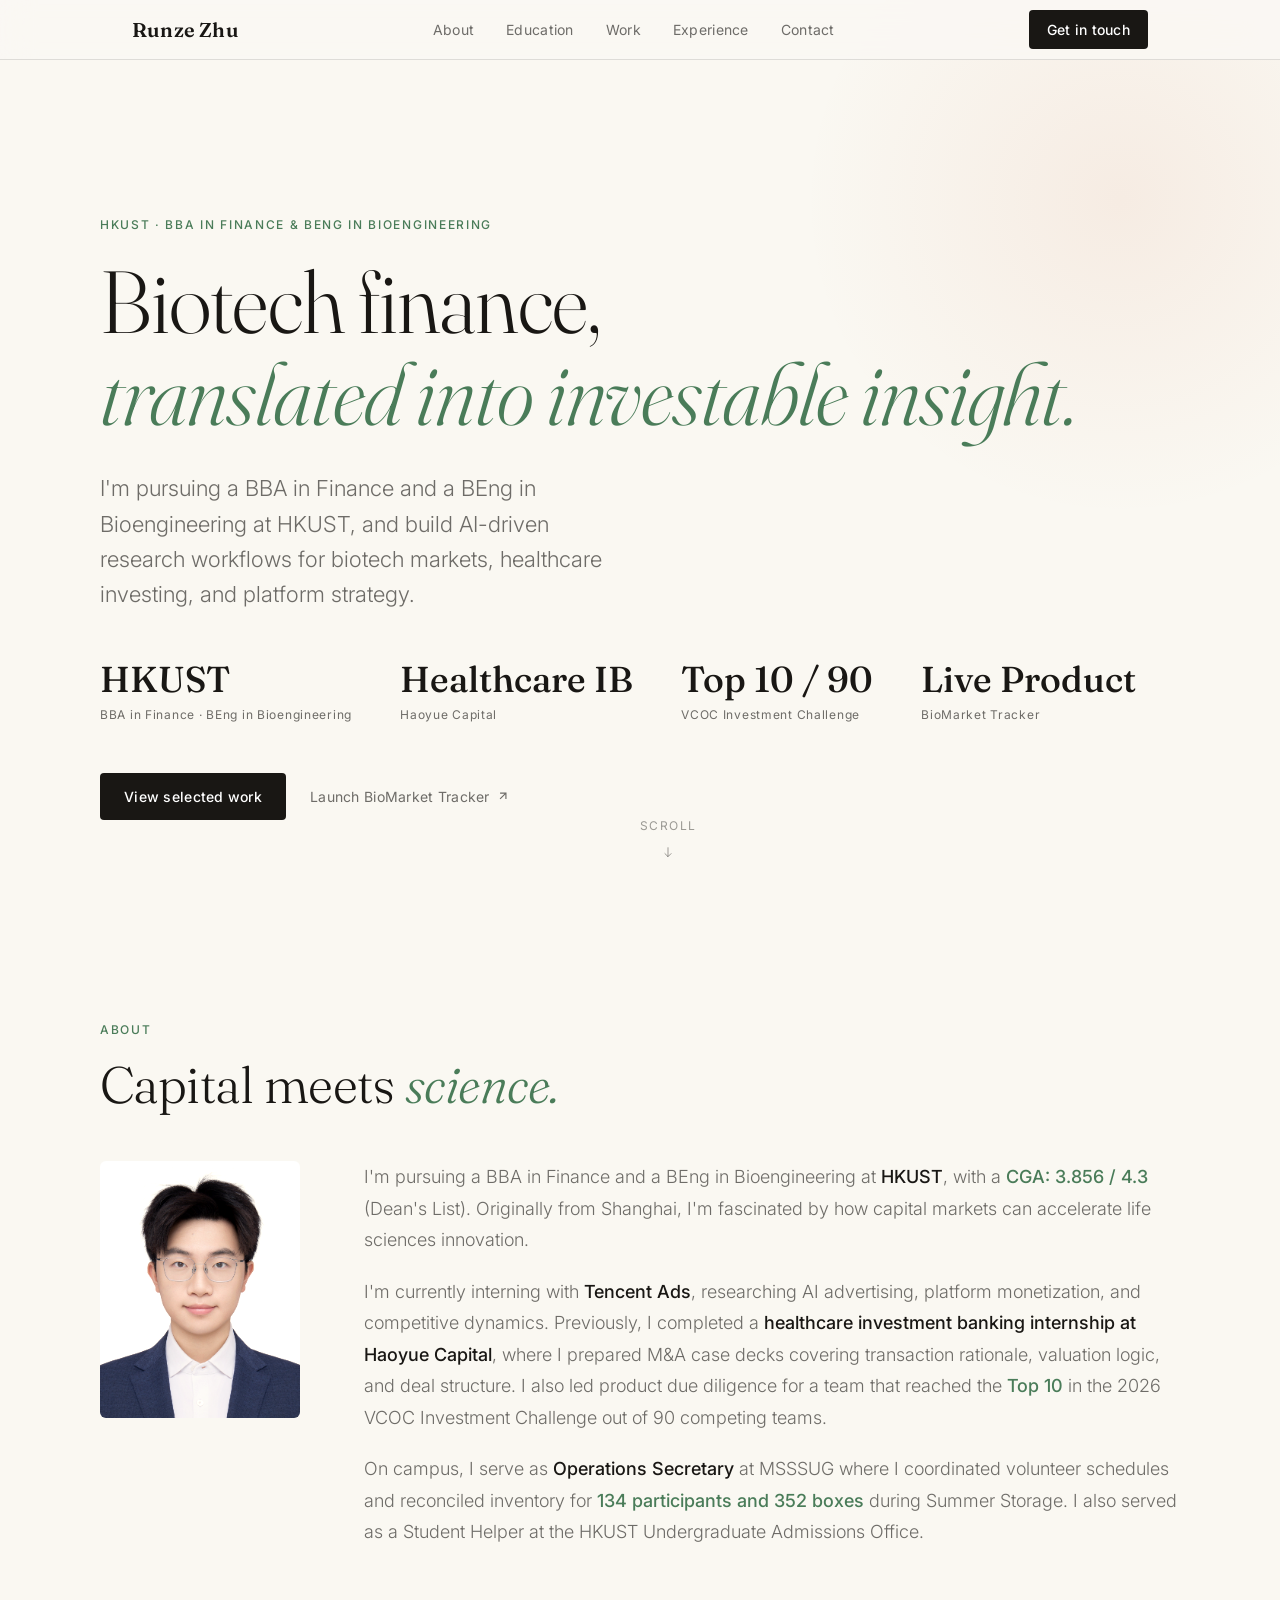
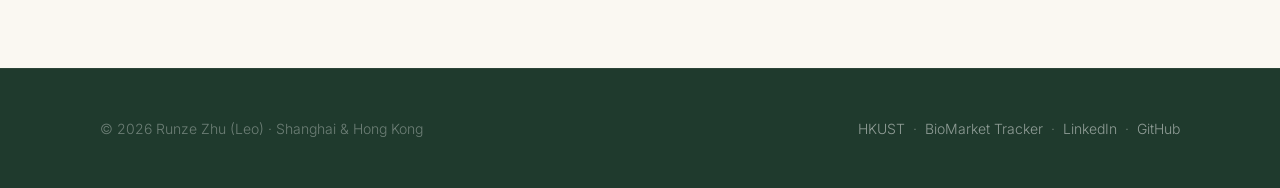
<file: index.html>
<!DOCTYPE html>
<html lang="en">
<head>
<meta charset="UTF-8">
<meta name="viewport" content="width=device-width, initial-scale=1.0">
<meta name="description" content="Runze Zhu is an HKUST student pursuing a BBA in Finance and a BEng in Bioengineering, building AI-driven biotech market analytics tools and working across healthcare investment banking, venture research, and platform strategy.">
<meta property="og:title" content="Runze Zhu — Biotech Finance Builder">
<meta property="og:description" content="Finance, biotechnology, and AI-driven research workflows — from healthcare M&A case decks to BioMarket Tracker.">
<meta property="og:type" content="website">
<meta property="og:url" content="https://leozhu6.github.io/">
<meta name="twitter:card" content="summary_large_image">
<meta name="twitter:title" content="Runze Zhu — Biotech Finance Builder">
<meta name="twitter:description" content="HKUST student pursuing a BBA in Finance and a BEng in Bioengineering, building at the intersection of biotech finance and AI analytics.">
<title>Runze Zhu — About</title>
<link rel="preconnect" href="https://fonts.googleapis.com">
<link rel="preconnect" href="https://fonts.gstatic.com" crossorigin>
<link href="https://fonts.googleapis.com/css2?family=Fraunces:ital,opsz,wght@0,9..144,400..700;1,9..144,400..700&family=Inter:wght@300;400;450;500;600&display=swap" rel="stylesheet">
<link rel="stylesheet" href="styles.css">
</head>
<body>
<!-- Navigation -->
<nav class="nav" id="nav">
  <div class="nav-inner">
    <a href="index.html" class="nav-logo">Runze Zhu</a>
    <ul class="nav-links">
      <li><a href="index.html">About</a></li>
      <li><a href="education.html">Education</a></li>
      <li><a href="work.html">Work</a></li>
      <li><a href="experience.html">Experience</a></li>
      <li><a href="contact.html">Contact</a></li>
    </ul>
    <a href="contact.html" class="nav-btn">Get in touch</a>
  </div>
</nav>
<!-- Hero -->
<section class="hero">
  <div class="hero-inner">
    <p class="hero-label">HKUST · BBA in Finance &amp; BEng in Bioengineering</p>
    <h1 class="hero-title">
      Biotech finance,<br>
      <em>translated into investable insight.</em>
    </h1>
    <p class="hero-sub">
      I'm pursuing a BBA in Finance and a BEng in Bioengineering at HKUST, and build AI-driven research workflows
      for biotech markets, healthcare investing, and platform strategy.
    </p>
    <div class="hero-stats hero-stats--proof">
      <div class="hero-stat">
        <span class="hero-stat-val">HKUST</span>
        <span class="hero-stat-lbl">BBA in Finance · BEng in Bioengineering</span>
      </div>
      <div class="hero-stat">
        <span class="hero-stat-val">Healthcare IB</span>
        <span class="hero-stat-lbl">Haoyue Capital</span>
      </div>
      <div class="hero-stat">
        <span class="hero-stat-val">Top 10 / 90</span>
        <span class="hero-stat-lbl">VCOC Investment Challenge</span>
      </div>
      <div class="hero-stat">
        <span class="hero-stat-val">Live Product</span>
        <span class="hero-stat-lbl">BioMarket Tracker</span>
      </div>
    </div>
    <div class="hero-actions">
      <a href="work.html" class="btn-primary">View selected work</a>
      <a href="https://runze-bio-market-tracker.streamlit.app/" target="_blank" rel="noopener" class="btn-text">
        Launch BioMarket Tracker
        <svg viewBox="0 0 24 24" fill="none" stroke="currentColor" stroke-width="2">
          <path d="M7 17L17 7M7 7h10v10"/>
        </svg>
      </a>
    </div>
  </div>

  <div class="hero-scroll-line">
    <span>Scroll</span>
    <svg viewBox="0 0 24 24" fill="none" stroke="currentColor" stroke-width="1.5">
      <path d="M12 5v14M7 14l5 5 5-5"/>
    </svg>
  </div>
</section>
<!-- About -->
<section class="section section--bg" id="about">
  <div class="section-inner">
    <p class="section-eyebrow reveal">About</p>
    <h2 class="section-title reveal reveal-delay-1">Capital meets <em>science.</em></h2>

    <div class="about-layout">
      <div class="about-photo reveal reveal-delay-2">
        <img src="photo.jpg" alt="Runze Zhu" width="1050" height="1350">
      </div>
      <div class="about-text">
        <p class="reveal reveal-delay-2">
          I'm pursuing a BBA in Finance and a BEng in Bioengineering at
          <span class="hl">HKUST</span>, with a <span class="hl-accent">CGA: 3.856 / 4.3</span>
          (Dean's List). Originally from Shanghai, I'm fascinated by how capital
          markets can accelerate life sciences innovation.
        </p>
        <p class="reveal reveal-delay-3">
          I'm currently interning with <span class="hl">Tencent Ads</span>, researching AI advertising,
          platform monetization, and competitive dynamics. Previously, I completed a
          <span class="hl">healthcare investment banking internship at Haoyue Capital</span>,
          where I prepared M&amp;A case decks covering transaction rationale, valuation logic,
          and deal structure. I also led product due diligence for a team that reached
          the <span class="hl-accent">Top 10</span> in the 2026 VCOC Investment Challenge
          out of 90 competing teams.
        </p>
        <p class="reveal reveal-delay-4">
          On campus, I serve as <span class="hl">Operations Secretary</span> at MSSSUG
          where I coordinated volunteer schedules and reconciled inventory for
          <span class="hl-accent">134 participants and 352 boxes</span> during Summer Storage.
          I also served as a Student Helper at the HKUST Undergraduate Admissions Office.
        </p>
      </div>
    </div>
  </div>
</section>
<!-- Footer -->
<footer class="footer">
  <div class="footer-inner">
    <p class="footer-text">© 2026 Runze Zhu (Leo) · Shanghai &amp; Hong Kong</p>
    <p class="footer-text">
      <a href="https://hkust.edu.hk" target="_blank" rel="noopener">HKUST</a>
      &nbsp;·&nbsp;
      <a href="https://runze-bio-market-tracker.streamlit.app/" target="_blank" rel="noopener">BioMarket Tracker</a>
      &nbsp;·&nbsp;
      <a href="https://www.linkedin.com/in/runze-zhu-8143b4380/" target="_blank" rel="noopener">LinkedIn</a>
      &nbsp;·&nbsp;
      <a href="https://github.com/LeoZhu6" target="_blank" rel="noopener">GitHub</a>
    </p>
  </div>
</footer>

<script>
  const revealObserver = new IntersectionObserver(
    entries => entries.forEach(entry => {
      if (entry.isIntersecting) {
        entry.target.classList.add('visible');
        revealObserver.unobserve(entry.target);
      }
    }),
    { threshold: 0.12, rootMargin: '0px 0px -40px 0px' }
  );

  document.querySelectorAll('.reveal').forEach(el => revealObserver.observe(el));

  const nav = document.getElementById('nav');
  window.addEventListener('scroll', () => {
    nav.style.background = window.scrollY > 20
      ? 'rgba(250,248,244,0.96)'
      : 'rgba(250,248,244,0.88)';
  }, { passive: true });

  document.querySelectorAll('.skills-layout, .contact-layout').forEach(grid => {
    Array.from(grid.children).forEach((child, i) => {
      if (!child.classList.contains('reveal')) {
        child.classList.add('reveal', `reveal-delay-${Math.min(i + 1, 5)}`);
        revealObserver.observe(child);
      }
    });
  });
</script>
</body>
</html>
</file>
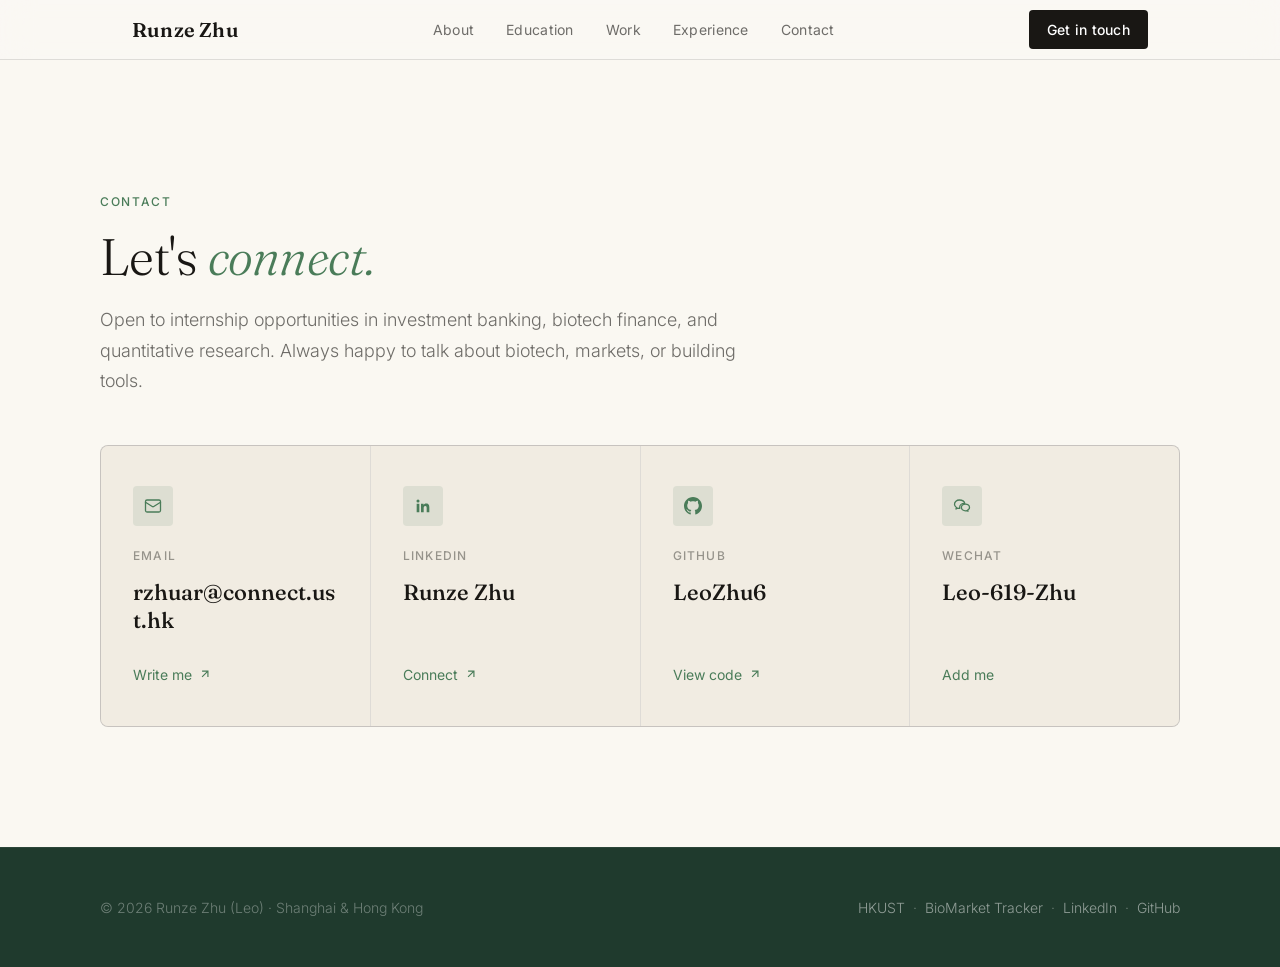
<file: contact.html>
<!DOCTYPE html>
<html lang="en">
<head>
<meta charset="UTF-8">
<meta name="viewport" content="width=device-width, initial-scale=1.0">
<meta name="description" content="Runze Zhu is an HKUST student pursuing a BBA in Finance and a BEng in Bioengineering, building AI-driven biotech market analytics tools and working across healthcare investment banking, venture research, and platform strategy.">
<meta property="og:title" content="Runze Zhu — Biotech Finance Builder">
<meta property="og:description" content="Finance, biotechnology, and AI-driven research workflows — from healthcare M&A case decks to BioMarket Tracker.">
<meta property="og:type" content="website">
<meta property="og:url" content="https://leozhu6.github.io/">
<meta name="twitter:card" content="summary_large_image">
<meta name="twitter:title" content="Runze Zhu — Biotech Finance Builder">
<meta name="twitter:description" content="HKUST student pursuing a BBA in Finance and a BEng in Bioengineering, building at the intersection of biotech finance and AI analytics.">
<title>Runze Zhu — Contact</title>
<link rel="preconnect" href="https://fonts.googleapis.com">
<link rel="preconnect" href="https://fonts.gstatic.com" crossorigin>
<link href="https://fonts.googleapis.com/css2?family=Fraunces:ital,opsz,wght@0,9..144,400..700;1,9..144,400..700&family=Inter:wght@300;400;450;500;600&display=swap" rel="stylesheet">
<link rel="stylesheet" href="styles.css">
</head>
<body>
<!-- Navigation -->
<nav class="nav" id="nav">
  <div class="nav-inner">
    <a href="index.html" class="nav-logo">Runze Zhu</a>
    <ul class="nav-links">
      <li><a href="index.html">About</a></li>
      <li><a href="education.html">Education</a></li>
      <li><a href="work.html">Work</a></li>
      <li><a href="experience.html">Experience</a></li>
      <li><a href="contact.html">Contact</a></li>
    </ul>
    <a href="contact.html" class="nav-btn">Get in touch</a>
  </div>
</nav>
<main style="padding-top: 72px;">
<!-- Contact -->
<section class="section section--bg" id="contact">
  <div class="section-inner">
    <p class="section-eyebrow reveal">Contact</p>
    <h2 class="section-title reveal reveal-delay-1">Let's <em>connect.</em></h2>
    <p class="section-body reveal reveal-delay-2">
      Open to internship opportunities in investment banking, biotech finance, and
      quantitative research. Always happy to talk about biotech, markets, or building tools.
    </p>

    <div class="contact-layout">

      <a href="mailto:rzhuar@connect.ust.hk" class="contact-card reveal reveal-delay-2">
        <div class="contact-icon">
          <svg viewBox="0 0 24 24" fill="none" stroke="currentColor" stroke-width="1.75" stroke-linecap="round" stroke-linejoin="round">
            <rect x="2" y="4" width="20" height="16" rx="2"/>
            <path d="m22 7-8.97 5.7a1.94 1.94 0 0 1-2.06 0L2 7"/>
          </svg>
        </div>
        <div class="contact-label">Email</div>
        <div class="contact-value">rzhuar@connect.ust.hk</div>
        <div class="contact-arrow">
          Write me
          <svg viewBox="0 0 24 24" fill="none" stroke="currentColor" stroke-width="2">
            <path d="M7 17L17 7M7 7h10v10"/>
          </svg>
        </div>
      </a>

      <a href="https://www.linkedin.com/in/runze-zhu-8143b4380/" target="_blank" rel="noopener" class="contact-card reveal reveal-delay-3" aria-label="View Runze Zhu on LinkedIn">
        <div class="contact-icon">
          <svg viewBox="0 0 24 24" fill="currentColor" stroke="none">
            <path d="M20.45 20.45h-3.56v-5.57c0-1.33-.03-3.04-1.85-3.04-1.85 0-2.13 1.44-2.13 2.94v5.67H9.35V9h3.42v1.56h.05c.48-.9 1.64-1.85 3.37-1.85 3.6 0 4.26 2.37 4.26 5.45v6.29zM5.34 7.43a2.06 2.06 0 1 1 0-4.12 2.06 2.06 0 0 1 0 4.12zM7.12 20.45H3.56V9h3.56v11.45z"/>
          </svg>
        </div>
        <div class="contact-label">LinkedIn</div>
        <div class="contact-value">Runze Zhu</div>
        <div class="contact-arrow">
          Connect
          <svg viewBox="0 0 24 24" fill="none" stroke="currentColor" stroke-width="2">
            <path d="M7 17L17 7M7 7h10v10"/>
          </svg>
        </div>
      </a>

      <a href="https://github.com/LeoZhu6" target="_blank" rel="noopener" class="contact-card reveal reveal-delay-4">
        <div class="contact-icon">
          <svg viewBox="0 0 24 24" fill="currentColor" stroke="none">
            <path d="M12 0c-6.626 0-12 5.373-12 12 0 5.302 3.438 9.8 8.207 11.387.599.111.793-.261.793-.577v-2.234c-3.338.726-4.033-1.416-4.033-1.416-.546-1.387-1.333-1.756-1.333-1.756-1.089-.745.083-.729.083-.729 1.205.084 1.839 1.237 1.839 1.237 1.07 1.834 2.807 1.304 3.492.997.107-.775.418-1.305.762-1.604-2.665-.305-5.467-1.334-5.467-5.931 0-1.311.469-2.381 1.236-3.221-.124-.303-.535-1.524.117-3.176 0 0 1.008-.322 3.301 1.23.957-.266 1.983-.399 3.003-.404 1.02.005 2.047.138 3.006.404 2.291-1.552 3.297-1.23 3.297-1.23.653 1.653.242 2.874.118 3.176.77.84 1.235 1.911 1.235 3.221 0 4.609-2.807 5.624-5.479 5.921.43.372.823 1.102.823 2.222v3.293c0 .319.192.694.801.576 4.765-1.589 8.199-6.086 8.199-11.386 0-6.627-5.373-12-12-12z"/>
          </svg>
        </div>
        <div class="contact-label">GitHub</div>
        <div class="contact-value">LeoZhu6</div>
        <div class="contact-arrow">
          View code
          <svg viewBox="0 0 24 24" fill="none" stroke="currentColor" stroke-width="2">
            <path d="M7 17L17 7M7 7h10v10"/>
          </svg>
        </div>
      </a>

      <div class="contact-card reveal reveal-delay-5">
        <div class="contact-icon">
          <svg viewBox="0 0 24 24" fill="none" stroke="currentColor" stroke-width="1.75" stroke-linecap="round" stroke-linejoin="round">
            <path d="M8.5 4C4.9 4 2 6.5 2 9.6c0 1.8 1 3.4 2.6 4.4L4 16l2.3-1.2c.7.2 1.4.3 2.2.3h.6c-.1-.4-.2-.9-.2-1.3 0-2.9 2.8-5.2 6.3-5.2h.5C15.1 5.9 12.1 4 8.5 4z"/>
            <path d="M22 13.9c0-2.5-2.4-4.5-5.4-4.5s-5.4 2-5.4 4.5 2.4 4.5 5.4 4.5c.6 0 1.2-.1 1.8-.3L20 19l-.5-1.4c1.5-.8 2.5-2.1 2.5-3.7z"/>
          </svg>
        </div>
        <div class="contact-label">WeChat</div>
        <div class="contact-value">Leo-619-Zhu</div>
        <div class="contact-arrow">
          Add me
        </div>
      </div>

    </div>
  </div>
</section>
</main>
<!-- Footer -->
<footer class="footer">
  <div class="footer-inner">
    <p class="footer-text">© 2026 Runze Zhu (Leo) · Shanghai &amp; Hong Kong</p>
    <p class="footer-text">
      <a href="https://hkust.edu.hk" target="_blank" rel="noopener">HKUST</a>
      &nbsp;·&nbsp;
      <a href="https://runze-bio-market-tracker.streamlit.app/" target="_blank" rel="noopener">BioMarket Tracker</a>
      &nbsp;·&nbsp;
      <a href="https://www.linkedin.com/in/runze-zhu-8143b4380/" target="_blank" rel="noopener">LinkedIn</a>
      &nbsp;·&nbsp;
      <a href="https://github.com/LeoZhu6" target="_blank" rel="noopener">GitHub</a>
    </p>
  </div>
</footer>

<script>
  const revealObserver = new IntersectionObserver(
    entries => entries.forEach(entry => {
      if (entry.isIntersecting) {
        entry.target.classList.add('visible');
        revealObserver.unobserve(entry.target);
      }
    }),
    { threshold: 0.12, rootMargin: '0px 0px -40px 0px' }
  );

  document.querySelectorAll('.reveal').forEach(el => revealObserver.observe(el));

  const nav = document.getElementById('nav');
  window.addEventListener('scroll', () => {
    nav.style.background = window.scrollY > 20
      ? 'rgba(250,248,244,0.96)'
      : 'rgba(250,248,244,0.88)';
  }, { passive: true });

  document.querySelectorAll('.skills-layout, .contact-layout').forEach(grid => {
    Array.from(grid.children).forEach((child, i) => {
      if (!child.classList.contains('reveal')) {
        child.classList.add('reveal', `reveal-delay-${Math.min(i + 1, 5)}`);
        revealObserver.observe(child);
      }
    });
  });
</script>
</body>
</html>
</file>
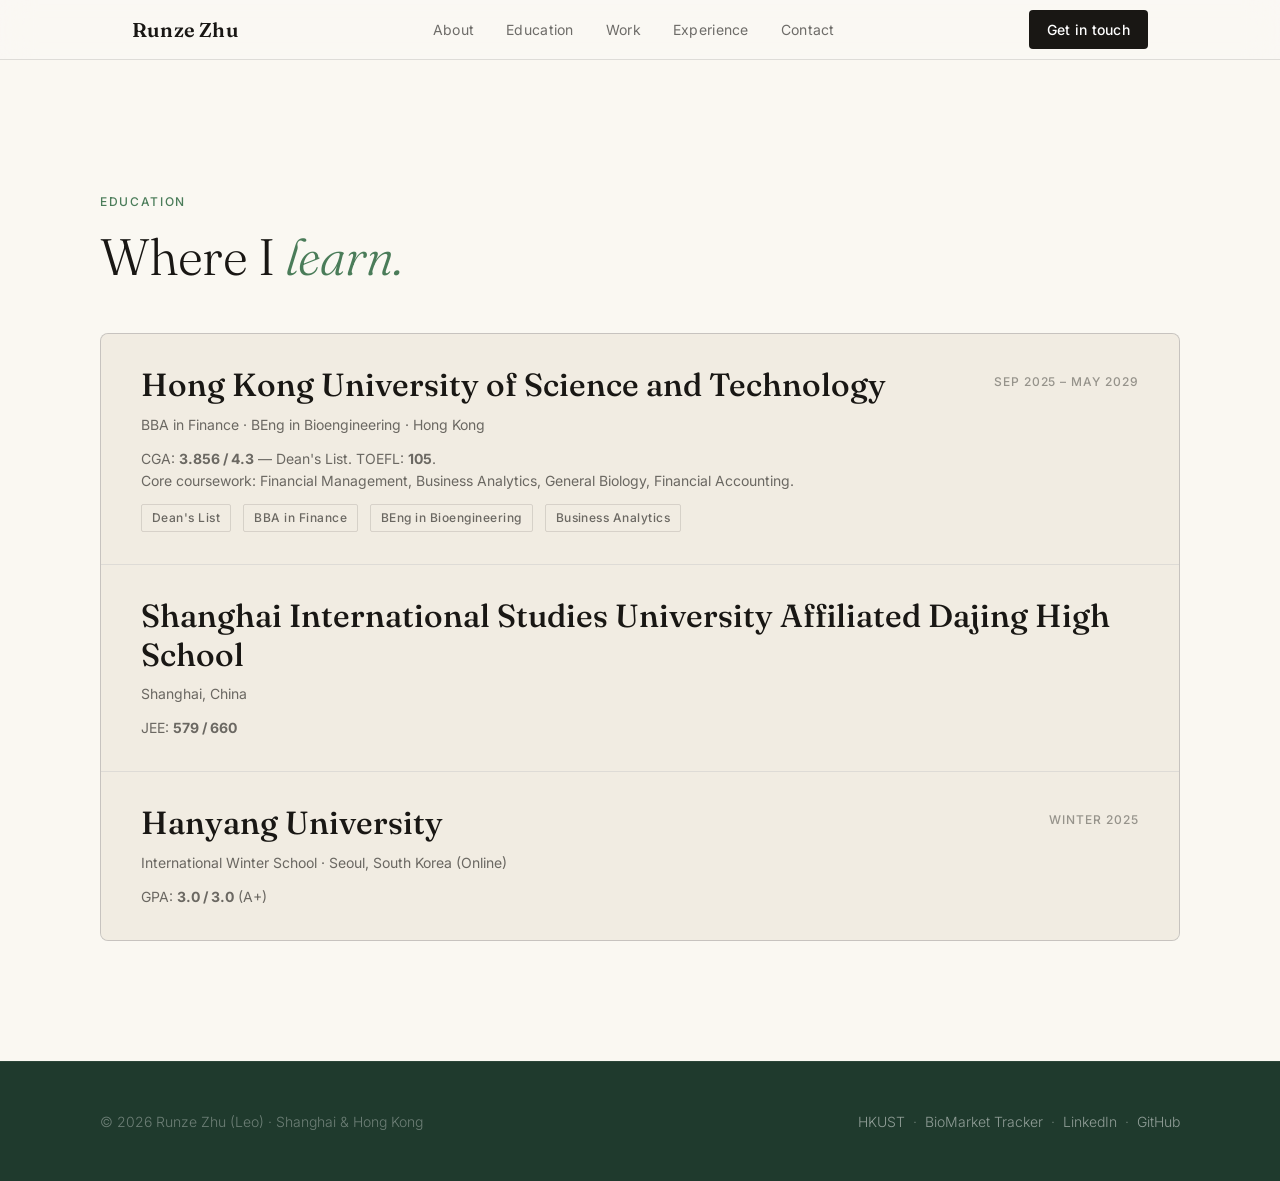
<file: education.html>
<!DOCTYPE html>
<html lang="en">
<head>
<meta charset="UTF-8">
<meta name="viewport" content="width=device-width, initial-scale=1.0">
<meta name="description" content="Runze Zhu is an HKUST student pursuing a BBA in Finance and a BEng in Bioengineering, building AI-driven biotech market analytics tools and working across healthcare investment banking, venture research, and platform strategy.">
<meta property="og:title" content="Runze Zhu — Biotech Finance Builder">
<meta property="og:description" content="Finance, biotechnology, and AI-driven research workflows — from healthcare M&A case decks to BioMarket Tracker.">
<meta property="og:type" content="website">
<meta property="og:url" content="https://leozhu6.github.io/">
<meta name="twitter:card" content="summary_large_image">
<meta name="twitter:title" content="Runze Zhu — Biotech Finance Builder">
<meta name="twitter:description" content="HKUST student pursuing a BBA in Finance and a BEng in Bioengineering, building at the intersection of biotech finance and AI analytics.">
<title>Runze Zhu — Education</title>
<link rel="preconnect" href="https://fonts.googleapis.com">
<link rel="preconnect" href="https://fonts.gstatic.com" crossorigin>
<link href="https://fonts.googleapis.com/css2?family=Fraunces:ital,opsz,wght@0,9..144,400..700;1,9..144,400..700&family=Inter:wght@300;400;450;500;600&display=swap" rel="stylesheet">
<link rel="stylesheet" href="styles.css">
</head>
<body>
<!-- Navigation -->
<nav class="nav" id="nav">
  <div class="nav-inner">
    <a href="index.html" class="nav-logo">Runze Zhu</a>
    <ul class="nav-links">
      <li><a href="index.html">About</a></li>
      <li><a href="education.html">Education</a></li>
      <li><a href="work.html">Work</a></li>
      <li><a href="experience.html">Experience</a></li>
      <li><a href="contact.html">Contact</a></li>
    </ul>
    <a href="contact.html" class="nav-btn">Get in touch</a>
  </div>
</nav>
<main style="padding-top: 72px;">
<!-- Education -->
<section class="section section--warm" id="education">
  <div class="section-inner">
    <p class="section-eyebrow reveal">Education</p>
    <h2 class="section-title reveal reveal-delay-1">Where I <em>learn.</em></h2>

    <div class="edu-grid">
      <div class="edu-row reveal reveal-delay-2">
        <div>
          <div class="edu-school">Hong Kong University of Science and Technology</div>
          <div class="edu-degree">BBA in Finance · BEng in Bioengineering · Hong Kong</div>
          <div class="edu-note">CGA: <strong>3.856 / 4.3</strong> — Dean's List. TOEFL: <strong>105</strong>.<br>
            Core coursework: Financial Management, Business Analytics, General Biology, Financial Accounting.</div>
          <div>
            <span class="tag">Dean's List</span>
            <span class="tag">BBA in Finance</span>
            <span class="tag">BEng in Bioengineering</span>
            <span class="tag">Business Analytics</span>
          </div>
        </div>
        <div class="edu-date">Sep 2025 – May 2029</div>
      </div>

      <div class="edu-row reveal reveal-delay-3">
        <div>
          <div class="edu-school">Shanghai International Studies University Affiliated Dajing High School</div>
          <div class="edu-degree">Shanghai, China</div>
          <div class="edu-note">JEE: <strong>579 / 660</strong></div>
        </div>
      </div>

      <div class="edu-row reveal reveal-delay-3">
        <div>
          <div class="edu-school">Hanyang University</div>
          <div class="edu-degree">International Winter School · Seoul, South Korea (Online)</div>
          <div class="edu-note">GPA: <strong>3.0 / 3.0</strong> (A+)</div>
        </div>
        <div class="edu-date">Winter 2025</div>
      </div>
    </div>
  </div>
</section>
</main>
<!-- Footer -->
<footer class="footer">
  <div class="footer-inner">
    <p class="footer-text">© 2026 Runze Zhu (Leo) · Shanghai &amp; Hong Kong</p>
    <p class="footer-text">
      <a href="https://hkust.edu.hk" target="_blank" rel="noopener">HKUST</a>
      &nbsp;·&nbsp;
      <a href="https://runze-bio-market-tracker.streamlit.app/" target="_blank" rel="noopener">BioMarket Tracker</a>
      &nbsp;·&nbsp;
      <a href="https://www.linkedin.com/in/runze-zhu-8143b4380/" target="_blank" rel="noopener">LinkedIn</a>
      &nbsp;·&nbsp;
      <a href="https://github.com/LeoZhu6" target="_blank" rel="noopener">GitHub</a>
    </p>
  </div>
</footer>

<script>
  const revealObserver = new IntersectionObserver(
    entries => entries.forEach(entry => {
      if (entry.isIntersecting) {
        entry.target.classList.add('visible');
        revealObserver.unobserve(entry.target);
      }
    }),
    { threshold: 0.12, rootMargin: '0px 0px -40px 0px' }
  );

  document.querySelectorAll('.reveal').forEach(el => revealObserver.observe(el));

  const nav = document.getElementById('nav');
  window.addEventListener('scroll', () => {
    nav.style.background = window.scrollY > 20
      ? 'rgba(250,248,244,0.96)'
      : 'rgba(250,248,244,0.88)';
  }, { passive: true });

  document.querySelectorAll('.skills-layout, .contact-layout').forEach(grid => {
    Array.from(grid.children).forEach((child, i) => {
      if (!child.classList.contains('reveal')) {
        child.classList.add('reveal', `reveal-delay-${Math.min(i + 1, 5)}`);
        revealObserver.observe(child);
      }
    });
  });
</script>
</body>
</html>
</file>
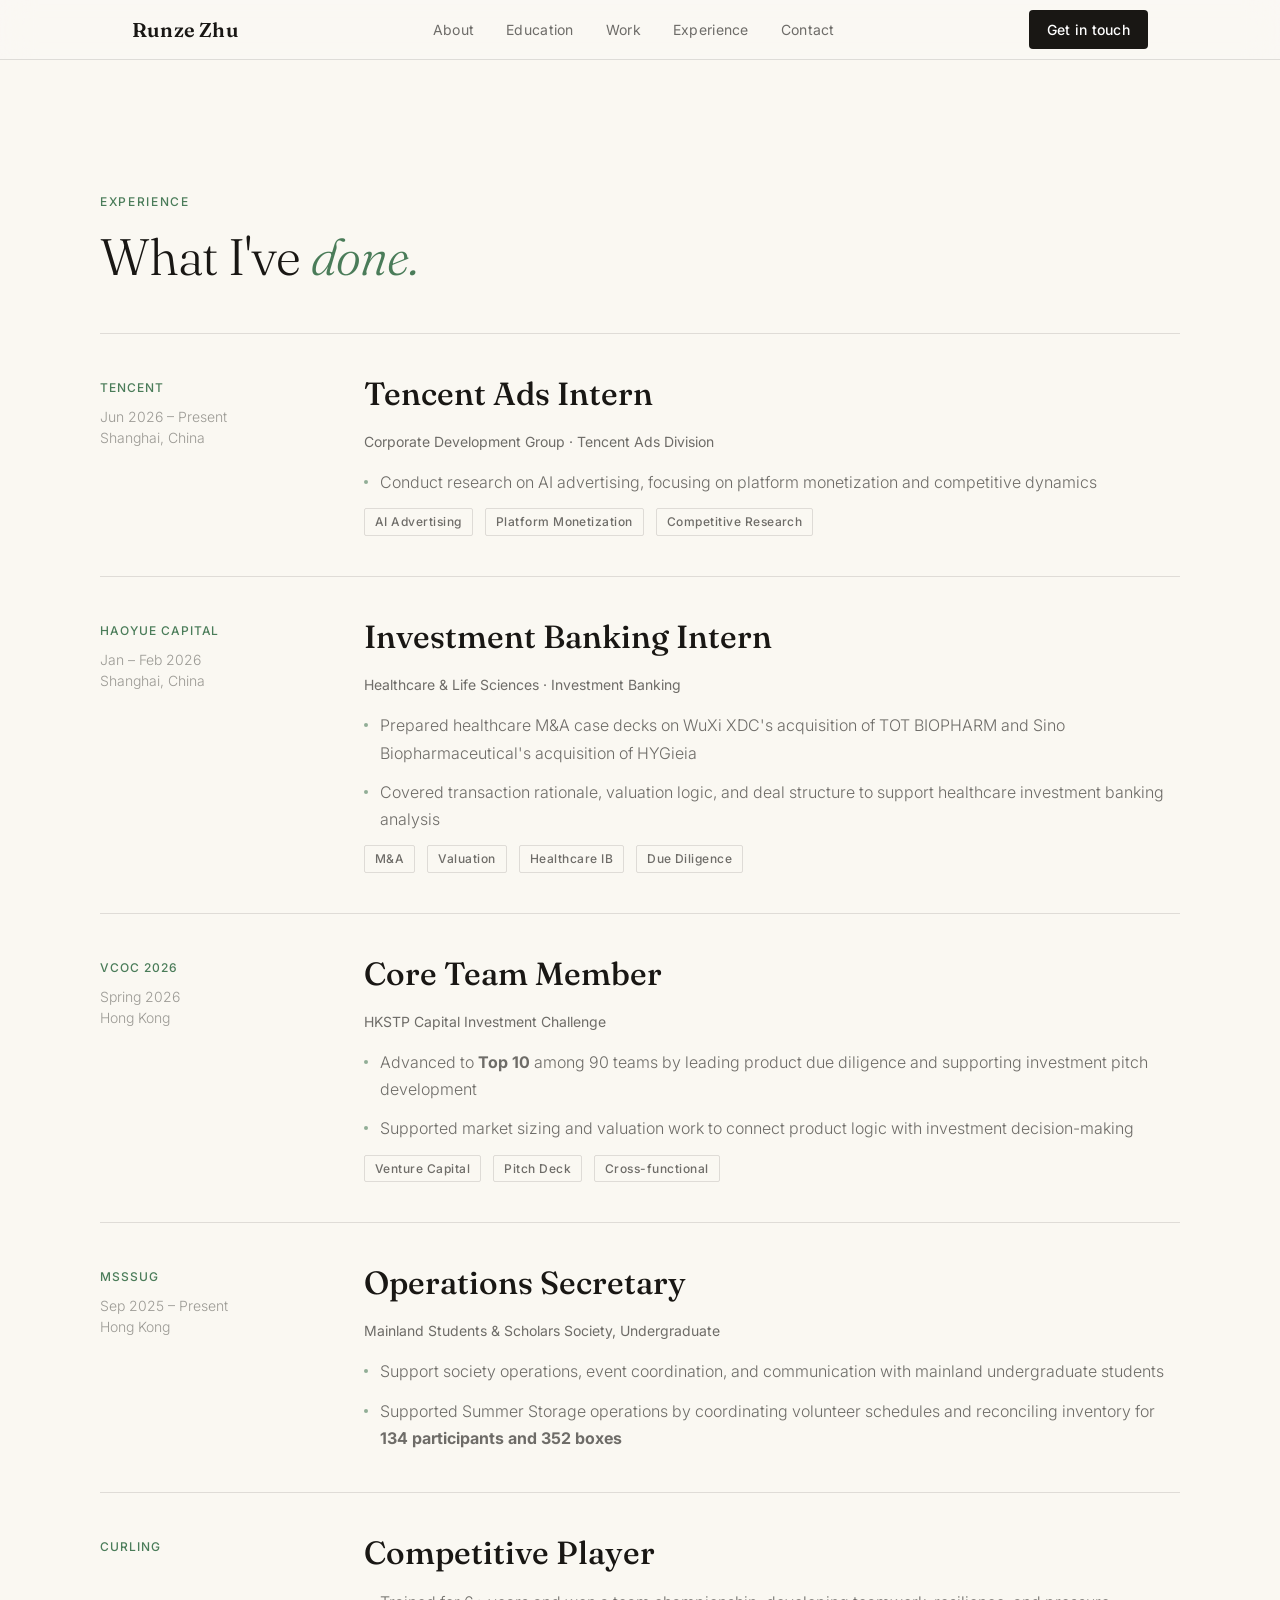
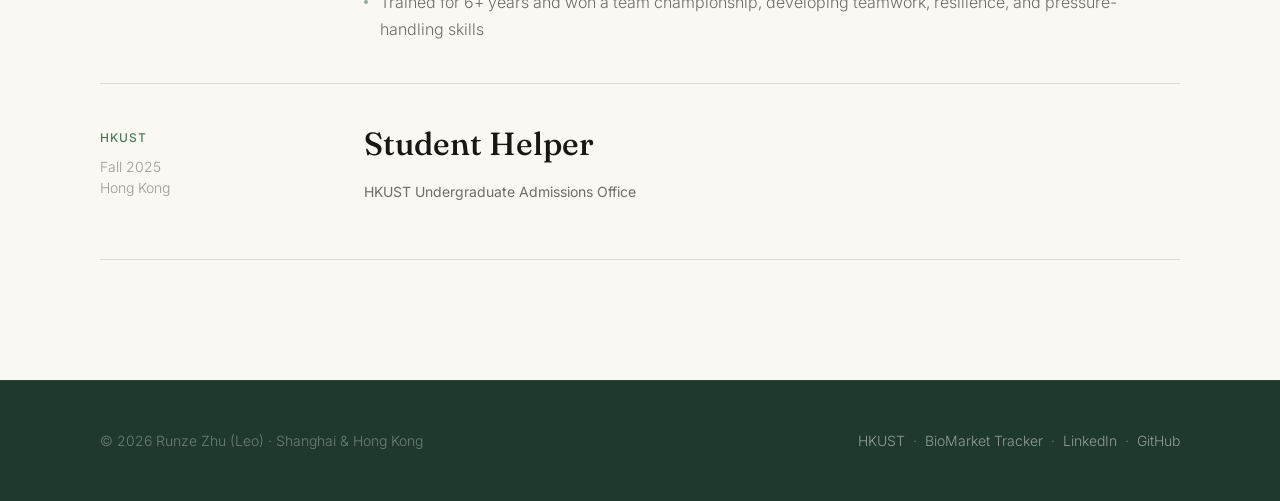
<file: experience.html>
<!DOCTYPE html>
<html lang="en">
<head>
<meta charset="UTF-8">
<meta name="viewport" content="width=device-width, initial-scale=1.0">
<meta name="description" content="Runze Zhu is an HKUST student pursuing a BBA in Finance and a BEng in Bioengineering, building AI-driven biotech market analytics tools and working across healthcare investment banking, venture research, and platform strategy.">
<meta property="og:title" content="Runze Zhu — Biotech Finance Builder">
<meta property="og:description" content="Finance, biotechnology, and AI-driven research workflows — from healthcare M&A case decks to BioMarket Tracker.">
<meta property="og:type" content="website">
<meta property="og:url" content="https://leozhu6.github.io/">
<meta name="twitter:card" content="summary_large_image">
<meta name="twitter:title" content="Runze Zhu — Biotech Finance Builder">
<meta name="twitter:description" content="HKUST student pursuing a BBA in Finance and a BEng in Bioengineering, building at the intersection of biotech finance and AI analytics.">
<title>Runze Zhu — Experience</title>
<link rel="preconnect" href="https://fonts.googleapis.com">
<link rel="preconnect" href="https://fonts.gstatic.com" crossorigin>
<link href="https://fonts.googleapis.com/css2?family=Fraunces:ital,opsz,wght@0,9..144,400..700;1,9..144,400..700&family=Inter:wght@300;400;450;500;600&display=swap" rel="stylesheet">
<link rel="stylesheet" href="styles.css">
</head>
<body>
<!-- Navigation -->
<nav class="nav" id="nav">
  <div class="nav-inner">
    <a href="index.html" class="nav-logo">Runze Zhu</a>
    <ul class="nav-links">
      <li><a href="index.html">About</a></li>
      <li><a href="education.html">Education</a></li>
      <li><a href="work.html">Work</a></li>
      <li><a href="experience.html">Experience</a></li>
      <li><a href="contact.html">Contact</a></li>
    </ul>
    <a href="contact.html" class="nav-btn">Get in touch</a>
  </div>
</nav>
<main style="padding-top: 72px;">
<!-- Experience -->
<section class="section section--bg" id="experience">
  <div class="section-inner">
    <p class="section-eyebrow reveal">Experience</p>
    <h2 class="section-title reveal reveal-delay-1">What I've <em>done.</em></h2>

    <div class="exp-list">

      <div class="exp-item reveal reveal-delay-2">
        <div class="exp-meta">
          <div class="exp-org">Tencent</div>
          <div class="exp-date">Jun 2026 – Present<br>Shanghai, China</div>
        </div>
        <div class="exp-body">
          <div class="exp-title">Tencent Ads Intern</div>
          <div class="exp-role">Corporate Development Group · Tencent Ads Division</div>
          <ul class="exp-bullets">
            <li>Conduct research on AI advertising, focusing on platform monetization and competitive dynamics</li>
          </ul>
          <div>
            <span class="tag">AI Advertising</span>
            <span class="tag">Platform Monetization</span>
            <span class="tag">Competitive Research</span>
          </div>
        </div>
      </div>

      <div class="exp-item reveal reveal-delay-2">
        <div class="exp-meta">
          <div class="exp-org">Haoyue Capital</div>
          <div class="exp-date">Jan – Feb 2026<br>Shanghai, China</div>
        </div>
        <div class="exp-body">
          <div class="exp-title">Investment Banking Intern</div>
          <div class="exp-role">Healthcare &amp; Life Sciences · Investment Banking</div>
          <ul class="exp-bullets">
            <li>Prepared healthcare M&amp;A case decks on WuXi XDC's acquisition of TOT BIOPHARM and Sino Biopharmaceutical's acquisition of HYGieia</li>
            <li>Covered transaction rationale, valuation logic, and deal structure to support healthcare investment banking analysis</li>
          </ul>
          <div>
            <span class="tag">M&amp;A</span>
            <span class="tag">Valuation</span>
            <span class="tag">Healthcare IB</span>
            <span class="tag">Due Diligence</span>
          </div>
        </div>
      </div>

      <div class="exp-item reveal reveal-delay-2">
        <div class="exp-meta">
          <div class="exp-org">VCOC 2026</div>
          <div class="exp-date">Spring 2026<br>Hong Kong</div>
        </div>
        <div class="exp-body">
          <div class="exp-title">Core Team Member</div>
          <div class="exp-role">HKSTP Capital Investment Challenge</div>
          <ul class="exp-bullets">
            <li>Advanced to <strong>Top 10</strong> among 90 teams by leading product due diligence and supporting investment pitch development</li>
            <li>Supported market sizing and valuation work to connect product logic with investment decision-making</li>
          </ul>
          <div>
            <span class="tag">Venture Capital</span>
            <span class="tag">Pitch Deck</span>
            <span class="tag">Cross-functional</span>
          </div>
        </div>
      </div>

      <div class="exp-item reveal reveal-delay-2">
        <div class="exp-meta">
          <div class="exp-org">MSSSUG</div>
          <div class="exp-date">Sep 2025 – Present<br>Hong Kong</div>
        </div>
        <div class="exp-body">
          <div class="exp-title">Operations Secretary</div>
          <div class="exp-role">Mainland Students &amp; Scholars Society, Undergraduate</div>
          <ul class="exp-bullets">
            <li>Support society operations, event coordination, and communication with mainland undergraduate students</li>
            <li>Supported Summer Storage operations by coordinating volunteer schedules and reconciling inventory for <strong>134 participants and 352 boxes</strong></li>
          </ul>
        </div>
      </div>

      <div class="exp-item reveal reveal-delay-2">
        <div class="exp-meta">
          <div class="exp-org">Curling</div>
        </div>
        <div class="exp-body">
          <div class="exp-title">Competitive Player</div>
          <ul class="exp-bullets">
            <li>Trained for 6+ years and won a team championship, developing teamwork, resilience, and pressure-handling skills</li>
          </ul>
        </div>
      </div>

      <div class="exp-item reveal reveal-delay-2">
        <div class="exp-meta">
          <div class="exp-org">HKUST</div>
          <div class="exp-date">Fall 2025<br>Hong Kong</div>
        </div>
        <div class="exp-body">
          <div class="exp-title">Student Helper</div>
          <div class="exp-role">HKUST Undergraduate Admissions Office</div>
        </div>
      </div>

    </div>
  </div>
</section>
</main>
<!-- Footer -->
<footer class="footer">
  <div class="footer-inner">
    <p class="footer-text">© 2026 Runze Zhu (Leo) · Shanghai &amp; Hong Kong</p>
    <p class="footer-text">
      <a href="https://hkust.edu.hk" target="_blank" rel="noopener">HKUST</a>
      &nbsp;·&nbsp;
      <a href="https://runze-bio-market-tracker.streamlit.app/" target="_blank" rel="noopener">BioMarket Tracker</a>
      &nbsp;·&nbsp;
      <a href="https://www.linkedin.com/in/runze-zhu-8143b4380/" target="_blank" rel="noopener">LinkedIn</a>
      &nbsp;·&nbsp;
      <a href="https://github.com/LeoZhu6" target="_blank" rel="noopener">GitHub</a>
    </p>
  </div>
</footer>

<script>
  const revealObserver = new IntersectionObserver(
    entries => entries.forEach(entry => {
      if (entry.isIntersecting) {
        entry.target.classList.add('visible');
        revealObserver.unobserve(entry.target);
      }
    }),
    { threshold: 0.12, rootMargin: '0px 0px -40px 0px' }
  );

  document.querySelectorAll('.reveal').forEach(el => revealObserver.observe(el));

  const nav = document.getElementById('nav');
  window.addEventListener('scroll', () => {
    nav.style.background = window.scrollY > 20
      ? 'rgba(250,248,244,0.96)'
      : 'rgba(250,248,244,0.88)';
  }, { passive: true });

  document.querySelectorAll('.skills-layout, .contact-layout').forEach(grid => {
    Array.from(grid.children).forEach((child, i) => {
      if (!child.classList.contains('reveal')) {
        child.classList.add('reveal', `reveal-delay-${Math.min(i + 1, 5)}`);
        revealObserver.observe(child);
      }
    });
  });
</script>
</body>
</html>
</file>
<file: styles.css>
/* ============================================
     Anthropic Design System
     ============================================ */
  :root {
    /* Colors */
    --bg:           #FAF8F2;
    --bg-warm:      #F1ECE2;
    --bg-dark:      #1F3A2D;
    --bg-mid:       #E8E0D3;
    --ink:          #191714;
    --ink-60:       rgba(25,23,20,0.62);
    --ink-40:       rgba(25,23,20,0.42);
    --ink-20:       rgba(25,23,20,0.12);
    --accent:       #4A7C59;
    --accent-warm:  #B66A3C;
    --accent-dim:   rgba(74,124,89,0.12);
    --snow:         #ffffff;
    --border:       rgba(25,23,20,0.12);

    /* Typography */
    --serif:  'Fraunces', 'Georgia', 'Times New Roman', serif;
    --sans:   'Inter', ui-sans-serif, system-ui, -apple-system, sans-serif;

    /* Scale */
    --text-xs:   12px;
    --text-sm:   14px;
    --text-base: 16px;
    --text-md:   18px;
    --text-lg:   22px;
    --text-xl:   32px;
    --text-2xl:  48px;
    --text-3xl:  64px;
    --text-4xl:  88px;

    /* Space */
    --sp-4:   4px;
    --sp-8:   8px;
    --sp-12:  12px;
    --sp-16:  16px;
    --sp-20:  20px;
    --sp-24:  24px;
    --sp-32:  32px;
    --sp-40:  40px;
    --sp-48:  48px;
    --sp-64:  64px;
    --sp-80:  80px;
    --sp-120: 120px;
    --sp-160: 160px;

    /* Layout */
    --max-w: 1080px;
    --max-w-text: 680px;

    /* Motion */
    --ease:  cubic-bezier(0.16, 1, 0.3, 1);
    --ease-out: cubic-bezier(0.0, 0.0, 0.2, 1);
    --dur:   0.6s;
    --dur-fast: 0.2s;
  }

  /* ============================================
     Reset & Base
     ============================================ */
  *, *::before, *::after {
    margin: 0; padding: 0;
    box-sizing: border-box;
  }

  html {
    scroll-behavior: smooth;
    -webkit-font-smoothing: antialiased;
    -moz-osx-font-smoothing: grayscale;
  }

  body {
    font-family: var(--sans);
    font-size: var(--text-base);
    font-weight: 400;
    line-height: 1.65;
    color: var(--ink);
    background: var(--bg);
  }

  /* Custom site cursor — replaces the system arrow with a palette-matched
     ring + dot (default) and a warm highlight ring on interactive elements. */
  html,
  body,
  .exp-item,
  .skill-chip {
    cursor: url("data:image/svg+xml,%3Csvg%20xmlns=%27http://www.w3.org/2000/svg%27%20width=%2734%27%20height=%2734%27%20viewBox=%270%200%2034%2034%27%3E%3Ccircle%20cx=%2717%27%20cy=%2717%27%20r=%2710%27%20fill=%27none%27%20stroke=%27%23191714%27%20stroke-opacity=%270.55%27%20stroke-width=%271.5%27/%3E%3Ccircle%20cx=%2717%27%20cy=%2717%27%20r=%273%27%20fill=%27%234A7C59%27/%3E%3C/svg%3E") 17 17, auto;
  }

  a,
  button,
  [role="button"],
  summary,
  .deal-deck-card,
  .deck-icon-btn,
  .deck-side-btn,
  .deck-slide-frame img,
  .work-card-link {
    cursor: url("data:image/svg+xml,%3Csvg%20xmlns=%27http://www.w3.org/2000/svg%27%20width=%2738%27%20height=%2738%27%20viewBox=%270%200%2038%2038%27%3E%3Ccircle%20cx=%2719%27%20cy=%2719%27%20r=%2713%27%20fill=%27%234A7C59%27%20fill-opacity=%270.10%27%20stroke=%27%23B66A3C%27%20stroke-width=%271.5%27/%3E%3Ccircle%20cx=%2719%27%20cy=%2719%27%20r=%273.5%27%20fill=%27%23B66A3C%27/%3E%3C/svg%3E") 19 19, pointer;
  }

  img { max-width: 100%; display: block; }

  a:focus-visible,
  button:focus-visible {
    outline: 2px solid var(--accent);
    outline-offset: 4px;
  }

  /* ============================================
     Nav
     ============================================ */
  .nav {
    position: fixed;
    top: 0; left: 0; right: 0;
    z-index: 200;
    height: 60px;
    background: rgba(250,248,244,0.88);
    backdrop-filter: blur(16px) saturate(180%);
    -webkit-backdrop-filter: blur(16px) saturate(180%);
    border-bottom: 1px solid var(--border);
    transition: background var(--dur-fast) var(--ease-out);
  }

  .nav-inner {
    max-width: var(--max-w);
    margin: 0 auto;
    height: 100%;
    padding: 0 var(--sp-32);
    display: flex;
    align-items: center;
    justify-content: space-between;
  }

  .nav-logo {
    font-family: var(--serif);
    font-size: 20px;
    font-weight: 600;
    letter-spacing: 0.01em;
    color: var(--ink);
    text-decoration: none;
  }

  .nav-links {
    display: flex;
    align-items: center;
    gap: var(--sp-32);
    list-style: none;
  }

  .nav-links a {
    font-family: var(--sans);
    font-size: var(--text-sm);
    font-weight: 400;
    letter-spacing: 0.02em;
    color: var(--ink-60);
    text-decoration: none;
    transition: color var(--dur-fast) var(--ease-out);
  }

  .nav-links a:hover { color: var(--ink); }

  .nav-btn {
    font-family: var(--sans);
    font-size: var(--text-sm);
    font-weight: 500;
    letter-spacing: 0.02em;
    color: var(--snow);
    background: var(--ink);
    padding: 8px 18px;
    border-radius: 4px;
    text-decoration: none;
    transition: background var(--dur-fast) var(--ease-out);
  }

  .nav-btn:hover { background: var(--accent); }

  /* ============================================
     Scroll Reveal — base state
     ============================================ */
  .reveal {
    opacity: 0;
    transform: translateY(28px);
    transition: opacity var(--dur) var(--ease), transform var(--dur) var(--ease);
  }

  .reveal.visible {
    opacity: 1;
    transform: translateY(0);
  }

  .reveal-delay-1 { transition-delay: 0.10s; }
  .reveal-delay-2 { transition-delay: 0.20s; }
  .reveal-delay-3 { transition-delay: 0.30s; }
  .reveal-delay-4 { transition-delay: 0.40s; }
  .reveal-delay-5 { transition-delay: 0.50s; }

  /* ============================================
     Hero
     ============================================ */
  .hero {
    min-height: 100vh;
    display: flex;
    flex-direction: column;
    justify-content: flex-end;
    padding: 140px var(--sp-32) var(--sp-80);
    background: var(--bg);
    position: relative;
    overflow: hidden;
  }

  /* Subtle warm gradient orb */
  .hero::before {
    content: '';
    position: absolute;
    top: -120px; right: -160px;
    width: 640px; height: 640px;
    background: radial-gradient(circle, rgba(200,93,48,0.08) 0%, transparent 70%);
    pointer-events: none;
    animation: orb-drift 12s ease-in-out infinite alternate;
  }

  @keyframes orb-drift {
    from { transform: translate(0, 0) scale(1); }
    to   { transform: translate(-40px, 40px) scale(1.08); }
  }

  .hero-inner {
    max-width: var(--max-w);
    margin: 0 auto;
    width: 100%;
  }

  .hero-label {
    font-family: var(--sans);
    font-size: var(--text-xs);
    font-weight: 500;
    letter-spacing: 0.14em;
    text-transform: uppercase;
    color: var(--accent);
    margin-bottom: var(--sp-20);
    opacity: 0;
    animation: fade-up 0.8s var(--ease) 0.1s forwards;
  }

  .hero-title {
    font-family: var(--serif);
    font-size: clamp(52px, 8vw, var(--text-4xl));
    font-weight: 300;
    line-height: 1.05;
    letter-spacing: -0.01em;
    color: var(--ink);
    margin-bottom: var(--sp-32);
    opacity: 0;
    animation: fade-up 0.9s var(--ease) 0.25s forwards;
  }

  .hero-title em {
    font-style: italic;
    color: var(--accent);
  }

  .hero-sub {
    font-family: var(--sans);
    font-size: var(--text-lg);
    font-weight: 300;
    line-height: 1.6;
    color: var(--ink-60);
    max-width: 520px;
    margin-bottom: var(--sp-48);
    opacity: 0;
    animation: fade-up 0.9s var(--ease) 0.4s forwards;
  }

  .hero-stats {
    display: flex;
    gap: var(--sp-48);
    margin-bottom: var(--sp-48);
    opacity: 0;
    animation: fade-up 0.9s var(--ease) 0.55s forwards;
  }

  .hero-stats--proof {
    flex-wrap: wrap;
  }

  .hero-stat {
    min-width: 96px;
  }

  .hero-stat-val {
    font-family: var(--serif);
    font-size: var(--text-2xl);
    font-weight: 500;
    line-height: 1;
    color: var(--ink);
    display: block;
  }

  .hero-stats--proof .hero-stat-val {
    font-size: clamp(24px, 3vw, 36px);
    line-height: 1.08;
  }

  .hero-stat-val[data-count] {
    font-family: var(--serif);
    font-weight: 500;
    font-variant-numeric: lining-nums tabular-nums;
    font-feature-settings: "lnum" 1, "tnum" 1;
    letter-spacing: 0;
  }

  .hero-stat-lbl {
    font-family: var(--sans);
    font-size: var(--text-xs);
    font-weight: 400;
    letter-spacing: 0.06em;
    color: var(--ink-60);
    margin-top: 6px;
    display: block;
  }

  .hero-actions {
    display: flex;
    align-items: center;
    gap: var(--sp-24);
    opacity: 0;
    animation: fade-up 0.9s var(--ease) 0.65s forwards;
  }

  .btn-primary {
    font-family: var(--sans);
    font-size: var(--text-sm);
    font-weight: 500;
    letter-spacing: 0.02em;
    color: var(--snow);
    background: var(--ink);
    padding: 12px 24px;
    border-radius: 4px;
    text-decoration: none;
    transition: background var(--dur-fast) var(--ease-out),
                transform var(--dur-fast) var(--ease-out);
  }

  .btn-primary:hover {
    background: var(--accent);
    transform: translateY(-1px);
  }

  .btn-text {
    font-family: var(--sans);
    font-size: var(--text-sm);
    font-weight: 400;
    letter-spacing: 0.02em;
    color: var(--ink-60);
    text-decoration: none;
    display: flex;
    align-items: center;
    gap: 6px;
    transition: color var(--dur-fast) var(--ease-out);
  }

  .btn-text:hover { color: var(--ink); }

  .btn-text svg {
    width: 14px; height: 14px;
    transition: transform var(--dur-fast) var(--ease-out);
  }

  .btn-text:hover svg { transform: translateX(3px); }

  .hero-rule {
    position: absolute;
    bottom: var(--sp-40);
    left: var(--sp-32);
    right: var(--sp-32);
    max-width: var(--max-w);
    margin: 0 auto;
    display: flex;
    align-items: center;
    gap: var(--sp-16);
    opacity: 0;
    animation: fade-up 0.9s var(--ease) 0.9s forwards;
  }

  /* Can't make hero-rule relative inside absolute parent, use simpler approach */
  .hero-scroll-line {
    position: absolute;
    bottom: var(--sp-40);
    left: 50%;
    transform: translateX(-50%);
    display: flex;
    flex-direction: column;
    align-items: center;
    gap: var(--sp-8);
    opacity: 0;
    animation: fade-up 0.9s var(--ease) 0.9s forwards;
  }

  .hero-scroll-line span {
    font-family: var(--sans);
    font-size: var(--text-xs);
    letter-spacing: 0.12em;
    text-transform: uppercase;
    color: var(--ink-40);
  }

  .hero-scroll-line svg {
    width: 16px; height: 16px;
    color: var(--ink-40);
    animation: scroll-bounce 2s ease-in-out infinite;
  }

  @keyframes scroll-bounce {
    0%, 100% { transform: translateY(0); }
    50%       { transform: translateY(6px); }
  }

  @keyframes fade-up {
    from { opacity: 0; transform: translateY(24px); }
    to   { opacity: 1; transform: translateY(0); }
  }

  /* ============================================
     Section Layout
     ============================================ */
  .section {
    padding: var(--sp-120) var(--sp-32);
  }

  .section--bg { background: var(--bg); }
  .section--warm { background: var(--bg); }
  .section--mid { background: var(--bg); }
  .section--dark { background: var(--bg-dark); }

  .section-inner {
    max-width: var(--max-w);
    margin: 0 auto;
  }

  .section-eyebrow {
    font-family: var(--sans);
    font-size: var(--text-xs);
    font-weight: 500;
    letter-spacing: 0.14em;
    text-transform: uppercase;
    color: var(--accent);
    margin-bottom: var(--sp-16);
  }

  .section--dark .section-eyebrow { color: var(--accent-warm); }

  .section-title {
    font-family: var(--serif);
    font-size: clamp(var(--text-2xl), 4vw, var(--text-3xl));
    font-weight: 300;
    line-height: 1.12;
    letter-spacing: -0.01em;
    color: var(--ink);
    margin-bottom: var(--sp-20);
  }

  .section--dark .section-title { color: var(--snow); }

  .section-title em { font-style: italic; color: var(--accent); }
  .section--dark .section-title em { color: var(--accent-warm); }

  .section-body {
    font-family: var(--sans);
    font-size: var(--text-md);
    font-weight: 300;
    line-height: 1.7;
    color: var(--ink-60);
    max-width: var(--max-w-text);
  }

  .section--dark .section-body { color: rgba(255,255,255,0.55); }

  .hr {
    border: none;
    border-top: 1px solid var(--border);
    margin: var(--sp-64) 0;
  }

  /* ============================================
     About
     ============================================ */
  .about-layout {
    display: grid;
    grid-template-columns: 200px 1fr;
    gap: var(--sp-64);
    align-items: start;
    margin-top: var(--sp-48);
  }

  .about-photo {
    width: 200px;
    border-radius: 6px;
    overflow: hidden;
    filter: sepia(12%) contrast(1.04);
  }

  .about-photo img {
    width: 100%;
    height: auto;
    display: block;
    transition: filter var(--dur) var(--ease);
  }

  .about-photo:hover img { filter: none; }

  .about-text p {
    font-family: var(--sans);
    font-size: var(--text-md);
    font-weight: 300;
    line-height: 1.75;
    color: var(--ink-60);
    margin-bottom: var(--sp-20);
  }

  .about-text p:last-child { margin-bottom: 0; }

  .hl { color: var(--ink); font-weight: 500; }
  .hl-accent { color: var(--accent); font-weight: 500; }

  /* ============================================
     Education
     ============================================ */
  .edu-grid {
    display: flex;
    flex-direction: column;
    gap: 1px;
    background: var(--border);
    border: 1px solid var(--border);
    border-radius: 8px;
    overflow: hidden;
    margin-top: var(--sp-48);
  }

  .edu-row {
    background: var(--bg-warm);
    padding: var(--sp-32) var(--sp-40);
    display: grid;
    grid-template-columns: 1fr auto;
    gap: var(--sp-24);
    align-items: start;
    transition: background var(--dur-fast) var(--ease-out);
  }

  .edu-row:hover { background: var(--bg-mid); }

  .edu-school {
    font-family: var(--serif);
    font-size: var(--text-xl);
    font-weight: 500;
    line-height: 1.2;
    color: var(--ink);
    margin-bottom: var(--sp-8);
  }

  .edu-degree {
    font-family: var(--sans);
    font-size: var(--text-sm);
    font-weight: 400;
    color: var(--ink-60);
    margin-bottom: var(--sp-12);
  }

  .edu-note {
    font-family: var(--sans);
    font-size: var(--text-sm);
    color: var(--ink-60);
    line-height: 1.6;
  }

  .edu-date {
    font-family: var(--sans);
    font-size: var(--text-xs);
    font-weight: 500;
    letter-spacing: 0.08em;
    color: var(--ink-40);
    text-transform: uppercase;
    white-space: nowrap;
    margin-top: 6px;
  }

  .tag {
    display: inline-block;
    font-family: var(--sans);
    font-size: var(--text-xs);
    font-weight: 500;
    letter-spacing: 0.04em;
    color: var(--ink-60);
    border: 1px solid var(--border);
    padding: 3px 10px;
    border-radius: 2px;
    margin-right: var(--sp-8);
    margin-top: var(--sp-12);
    transition: all var(--dur-fast) var(--ease-out);
  }

  .tag:hover {
    background: var(--accent);
    color: var(--snow);
    border-color: var(--accent);
  }

  /* ============================================
     Experience
     ============================================ */
  .exp-list {
    display: flex;
    flex-direction: column;
    gap: 0;
    margin-top: var(--sp-48);
  }

  .exp-item {
    padding: var(--sp-40) 0;
    border-top: 1px solid var(--border);
    display: grid;
    grid-template-columns: 200px 1fr;
    gap: var(--sp-64);
  }

  .exp-item:last-child { border-bottom: 1px solid var(--border); }

  .exp-meta {
    padding-top: 4px;
  }

  .exp-org {
    font-family: var(--sans);
    font-size: var(--text-xs);
    font-weight: 500;
    letter-spacing: 0.08em;
    text-transform: uppercase;
    color: var(--accent);
    margin-bottom: var(--sp-8);
  }

  .exp-date {
    font-family: var(--sans);
    font-size: var(--text-sm);
    font-weight: 300;
    color: var(--ink-40);
    line-height: 1.5;
  }

  .exp-title {
    font-family: var(--serif);
    font-size: var(--text-xl);
    font-weight: 500;
    line-height: 1.25;
    color: var(--ink);
    margin-bottom: var(--sp-16);
    transition: color var(--dur-fast) var(--ease-out);
  }

  .exp-item:hover .exp-title { color: var(--accent); }

  .exp-role {
    font-family: var(--sans);
    font-size: var(--text-sm);
    font-weight: 400;
    color: var(--ink-60);
    margin-bottom: var(--sp-16);
  }

  .exp-bullets {
    list-style: none;
    display: flex;
    flex-direction: column;
    gap: var(--sp-12);
  }

  .exp-bullets li {
    font-family: var(--sans);
    font-size: var(--text-base);
    font-weight: 300;
    line-height: 1.7;
    color: var(--ink-60);
    padding-left: var(--sp-16);
    position: relative;
  }

  .exp-bullets li::before {
    content: '';
    position: absolute;
    left: 0;
    top: 11px;
    width: 4px; height: 4px;
    border-radius: 50%;
    background: var(--accent);
    opacity: 0.6;
  }

  .deal-decks {
    margin-top: var(--sp-32);
  }

  .deal-decks-title {
    font-family: var(--sans);
    font-size: var(--text-xs);
    font-weight: 600;
    letter-spacing: 0.08em;
    text-transform: uppercase;
    color: var(--ink-40);
    margin-bottom: var(--sp-16);
  }

  .deal-deck-grid {
    display: grid;
    grid-template-columns: repeat(auto-fit, minmax(240px, 1fr));
    gap: var(--sp-16);
  }

  .deal-deck-card {
    appearance: none;
    border: 1px solid var(--border);
    background: var(--bg-warm);
    border-radius: 8px;
    overflow: hidden;
    padding: 0;
    text-align: left;
    transition: transform var(--dur-fast) var(--ease-out),
                border-color var(--dur-fast) var(--ease-out),
                background var(--dur-fast) var(--ease-out);
  }

  .deal-deck-card:hover {
    transform: translateY(-3px);
    border-color: rgba(200,93,48,0.32);
    background: var(--snow);
    box-shadow: 0 14px 32px rgba(25,23,20,0.10);
  }

  .deal-deck-cover {
    aspect-ratio: 16 / 9;
    background: var(--bg-mid);
    overflow: hidden;
  }

  .deal-deck-cover img {
    width: 100%;
    height: 100%;
    object-fit: cover;
    transition: transform 0.55s var(--ease-out);
    will-change: transform;
  }

  .deal-deck-card:hover .deal-deck-cover img { transform: scale(1.05); }

  .deal-deck-copy {
    padding: var(--sp-16);
  }

  .deal-deck-name {
    font-family: var(--serif);
    font-size: var(--text-md);
    font-weight: 500;
    line-height: 1.3;
    color: var(--ink);
    margin-bottom: var(--sp-8);
  }

  .deal-deck-meta {
    font-family: var(--sans);
    font-size: var(--text-xs);
    font-weight: 400;
    letter-spacing: 0.02em;
    color: var(--ink-60);
    line-height: 1.5;
  }

  .deck-modal {
    position: fixed;
    inset: 0;
    z-index: 1000;
    display: none;
    background: rgba(26,21,18,0.82);
    backdrop-filter: blur(18px);
    -webkit-backdrop-filter: blur(18px);
    padding: var(--sp-32);
  }

  .deck-modal.open {
    display: grid;
    place-items: center;
  }

  .deck-viewer {
    width: min(1120px, 100%);
    max-height: calc(100vh - 64px);
    display: grid;
    gap: var(--sp-16);
  }

  .deck-viewer-top {
    display: flex;
    align-items: center;
    justify-content: space-between;
    gap: var(--sp-16);
    color: var(--snow);
  }

  .deck-viewer-title {
    font-family: var(--serif);
    font-size: var(--text-lg);
    font-weight: 500;
    line-height: 1.25;
  }

  .deck-viewer-count {
    font-family: var(--sans);
    font-size: var(--text-xs);
    letter-spacing: 0.08em;
    text-transform: uppercase;
    color: rgba(255,255,255,0.62);
    margin-top: 3px;
  }

  .deck-icon-btn {
    width: 40px;
    height: 40px;
    border: 1px solid rgba(255,255,255,0.22);
    border-radius: 50%;
    background: rgba(255,255,255,0.08);
    color: var(--snow);
    display: inline-grid;
    place-items: center;
    transition: background var(--dur-fast) var(--ease-out),
                border-color var(--dur-fast) var(--ease-out);
  }

  .deck-icon-btn:hover {
    background: rgba(255,255,255,0.16);
    border-color: rgba(255,255,255,0.42);
  }

  .deck-icon-btn svg {
    width: 18px;
    height: 18px;
    stroke: currentColor;
  }

  .deck-slide-frame {
    position: relative;
    background: var(--snow);
    border-radius: 8px;
    overflow: hidden;
    box-shadow: 0 24px 80px rgba(0,0,0,0.35);
  }

  .deck-slide-frame img {
    width: 100%;
    aspect-ratio: 16 / 9;
    object-fit: contain;
    background: var(--snow);
  }

  .deck-slide-frame img {
    cursor: url("data:image/svg+xml,%3Csvg%20xmlns=%27http://www.w3.org/2000/svg%27%20width=%2738%27%20height=%2738%27%20viewBox=%270%200%2038%2038%27%3E%3Ccircle%20cx=%2719%27%20cy=%2719%27%20r=%2713%27%20fill=%27%234A7C59%27%20fill-opacity=%270.10%27%20stroke=%27%23B66A3C%27%20stroke-width=%271.5%27/%3E%3Ccircle%20cx=%2719%27%20cy=%2719%27%20r=%273.5%27%20fill=%27%23B66A3C%27/%3E%3C/svg%3E") 19 19, pointer;
  }

  .deck-side-btn {
    position: absolute;
    top: 50%;
    transform: translateY(-50%);
    width: 44px;
    height: 44px;
    border: 1px solid rgba(26,21,18,0.14);
    background: rgba(255,255,255,0.86);
    color: var(--ink);
    box-shadow: 0 8px 28px rgba(26,21,18,0.16);
  }

  .deck-side-btn:hover {
    background: var(--snow);
    border-color: rgba(200,93,48,0.38);
  }

  .deck-side-btn--prev { left: var(--sp-16); }
  .deck-side-btn--next { right: var(--sp-16); }

  .deck-viewer-controls {
    display: flex;
    justify-content: center;
    gap: var(--sp-16);
  }

  /* ============================================
     Selected Work
     ============================================ */
  .selected-work-grid {
    display: grid;
    grid-template-columns: 1.15fr 0.85fr;
    gap: var(--sp-16);
    margin-top: var(--sp-48);
  }

  .work-card {
    background: var(--bg-warm);
    border: 1px solid var(--border);
    border-radius: 12px;
    padding: var(--sp-40);
    display: flex;
    flex-direction: column;
    min-height: 340px;
    position: relative;
    overflow: hidden;
    transition: transform 0.35s var(--ease-out),
                box-shadow 0.35s var(--ease-out),
                border-color 0.35s var(--ease-out),
                background-color var(--dur-fast) var(--ease-out);
  }

  /* animated top accent that sweeps in on hover */
  .work-card::after {
    content: "";
    position: absolute;
    top: 0;
    left: 0;
    height: 3px;
    width: 0;
    background: var(--accent);
    transition: width var(--dur) var(--ease-out);
  }

  .work-card--featured::after { background: var(--accent-warm); }
  .work-card:hover::after { width: 100%; }

  .work-card:hover {
    background: var(--bg-mid);
    transform: translateY(-6px);
    border-color: rgba(74,124,89,0.35);
    box-shadow: 0 22px 48px rgba(25,23,20,0.13);
  }
  .work-card--featured:hover {
    background: #24412F;
    border-color: rgba(182,106,60,0.45);
    box-shadow: 0 28px 62px rgba(20,45,32,0.40);
  }

  .work-card:hover .work-card-title { color: var(--accent); }
  .work-card--featured:hover .work-card-title { color: var(--snow); }

  .work-card--featured {
    background: var(--bg-dark);
    color: var(--snow);
    grid-row: span 2;
  }

  .work-card--wide {
    grid-column: 1 / -1;
    min-height: auto;
  }

  .work-card-label {
    font-family: var(--sans);
    font-size: var(--text-xs);
    font-weight: 600;
    letter-spacing: 0.12em;
    text-transform: uppercase;
    color: var(--accent);
    margin-bottom: var(--sp-16);
  }

  .work-card--featured .work-card-label { color: var(--accent-warm); }

  .work-card-title {
    font-family: var(--serif);
    font-size: clamp(var(--text-xl), 3.6vw, var(--text-2xl));
    font-weight: 400;
    line-height: 1.12;
    letter-spacing: -0.01em;
    color: var(--ink);
    margin-bottom: var(--sp-16);
    transition: color var(--dur-fast) var(--ease-out);
  }

  .work-card--featured .work-card-title { color: var(--snow); }

  .work-card-desc {
    font-family: var(--sans);
    font-size: var(--text-base);
    font-weight: 300;
    line-height: 1.7;
    color: var(--ink-60);
  }

  .work-card--featured .work-card-desc { color: rgba(255,255,255,0.58); }

  .work-card-meta {
    display: flex;
    flex-wrap: wrap;
    gap: var(--sp-8);
    margin-top: var(--sp-24);
  }

  .work-card--featured .project-tag {
    color: rgba(255,255,255,0.50);
    border-color: rgba(255,255,255,0.14);
  }

  .work-card-visual {
    margin-top: var(--sp-32);
    border: 1px solid rgba(255,255,255,0.14);
    border-radius: 8px;
    overflow: hidden;
    background: rgba(255,255,255,0.06);
    box-shadow: 0 24px 70px rgba(0,0,0,0.25);
  }

  .work-card-visual img {
    width: 100%;
    height: auto;
    object-fit: cover;
  }

  .work-card-visual--split {
    display: grid;
    grid-template-columns: 1fr;
    gap: var(--sp-16);
    border: none;
    background: transparent;
    box-shadow: none;
    overflow: visible;
  }

  .work-shot {
    display: block;
    overflow: hidden;
    border: 1px solid rgba(255,255,255,0.14);
    border-radius: 8px;
    box-shadow: 0 24px 70px rgba(0,0,0,0.25);
  }

  .work-shot img {
    display: block;
    width: 100%;
    height: auto;
    transition: transform 0.7s var(--ease-out);
    will-change: transform;
  }

  .work-card--featured:hover .work-shot img { transform: scale(1.07); }

  .work-card-actions {
    margin-top: auto;
    padding-top: var(--sp-24);
    display: flex;
    flex-wrap: wrap;
    gap: var(--sp-12);
  }

  .work-card-link {
    display: inline-flex;
    align-items: center;
    gap: 6px;
    font-family: var(--sans);
    font-size: var(--text-sm);
    font-weight: 500;
    color: var(--accent-warm);
    text-decoration: none;
  }

  .work-card-link svg {
    width: 14px;
    height: 14px;
    transition: transform var(--dur-fast) var(--ease-out);
  }

  .work-card-link:hover svg { transform: translate(2px, -2px); }

  .work-deck-list {
    display: grid;
    gap: var(--sp-12);
    margin-top: var(--sp-24);
  }

  .work-deck-list .deal-deck-card {
    display: grid;
    grid-template-columns: 150px 1fr;
    background: var(--bg);
  }

  .work-deck-list .deal-deck-cover {
    aspect-ratio: auto;
    align-self: stretch;
    display: flex;
    align-items: center;
    justify-content: center;
    background: var(--bg-mid);
    padding: var(--sp-8);
  }

  .work-deck-list .deal-deck-cover img {
    width: 100%;
    height: auto;
    max-height: 100%;
    object-fit: contain;
    border-radius: 4px;
  }

  .work-deck-list .deal-deck-copy {
    padding: var(--sp-12) var(--sp-16);
  }

  .work-deck-list .deal-deck-name {
    font-size: var(--text-base);
    margin-bottom: 4px;
  }

  /* ============================================
     Projects
     ============================================ */
  .projects-grid {
    display: grid;
    grid-template-columns: 1fr 1fr;
    gap: 1px;
    background: var(--border);
    border: 1px solid var(--border);
    border-radius: 8px;
    overflow: hidden;
    margin-top: var(--sp-48);
  }

  .project-card {
    background: var(--bg-warm);
    padding: var(--sp-48) var(--sp-40);
    text-decoration: none;
    display: flex;
    flex-direction: column;
    transition: background var(--dur-fast) var(--ease-out);
    position: relative;
    overflow: hidden;
  }

  .project-card::after {
    content: '';
    position: absolute;
    bottom: 0; left: 0; right: 0;
    height: 2px;
    background: var(--accent);
    transform: scaleX(0);
    transform-origin: left;
    transition: transform var(--dur) var(--ease);
  }

  .project-card:hover { background: var(--bg-mid); }
  .project-card:hover::after { transform: scaleX(1); }

  .project-card--featured {
    grid-column: 1 / -1;
    background: #332C24;
    padding: var(--sp-64) var(--sp-48);
  }

  .project-card--featured:hover { background: #3A3229; }

  .project-card--featured::after { background: var(--accent-warm); }

  .project-eyebrow {
    font-family: var(--sans);
    font-size: var(--text-xs);
    font-weight: 500;
    letter-spacing: 0.12em;
    text-transform: uppercase;
    color: var(--accent);
    margin-bottom: var(--sp-16);
  }

  .project-card--featured .project-eyebrow { color: var(--accent-warm); }

  .project-title {
    font-family: var(--serif);
    font-size: var(--text-2xl);
    font-weight: 400;
    line-height: 1.15;
    letter-spacing: -0.01em;
    color: var(--ink);
    margin-bottom: var(--sp-16);
  }

  .project-card--featured .project-title {
    font-size: clamp(var(--text-2xl), 4vw, var(--text-3xl));
    color: var(--snow);
  }

  .project-desc {
    font-family: var(--sans);
    font-size: var(--text-base);
    font-weight: 300;
    line-height: 1.7;
    color: var(--ink-60);
    flex: 1;
  }

  .project-card--featured .project-desc {
    color: rgba(255,255,255,0.50);
    font-size: var(--text-md);
    max-width: 540px;
  }

  .project-metrics {
    display: flex;
    gap: var(--sp-40);
    margin-top: var(--sp-32);
    margin-bottom: var(--sp-8);
  }

  .project-metric-val {
    font-family: var(--serif);
    font-size: var(--text-xl);
    font-weight: 500;
    color: var(--snow);
    display: block;
  }

  .project-metric-lbl {
    font-family: var(--sans);
    font-size: var(--text-xs);
    font-weight: 400;
    letter-spacing: 0.06em;
    color: rgba(255,255,255,0.40);
    margin-top: 4px;
    display: block;
  }

  .project-tags {
    display: flex;
    flex-wrap: wrap;
    gap: var(--sp-8);
    margin-top: var(--sp-24);
  }

  .project-tag {
    font-family: var(--sans);
    font-size: var(--text-xs);
    font-weight: 400;
    letter-spacing: 0.04em;
    color: var(--ink-40);
    border: 1px solid var(--border);
    padding: 3px 10px;
    border-radius: 2px;
  }

  .project-card--featured .project-tag {
    color: rgba(255,255,255,0.40);
    border-color: rgba(255,255,255,0.12);
  }

  .project-link {
    display: inline-flex;
    align-items: center;
    gap: 6px;
    font-family: var(--sans);
    font-size: var(--text-sm);
    font-weight: 500;
    letter-spacing: 0.02em;
    color: var(--accent-warm);
    text-decoration: none;
    margin-top: var(--sp-24);
  }

  .project-link svg {
    width: 14px; height: 14px;
    transition: transform var(--dur-fast) var(--ease-out);
  }

  .project-card:hover .project-link svg { transform: translate(2px, -2px); }

  /* ============================================
     Skills
     ============================================ */
  .skills-layout {
    display: grid;
    grid-template-columns: repeat(3, 1fr);
    gap: var(--sp-40);
    margin-top: var(--sp-48);
  }

  .skill-group-title {
    font-family: var(--serif);
    font-size: var(--text-xl);
    font-weight: 400;
    color: var(--snow);
    margin-bottom: var(--sp-20);
    padding-bottom: var(--sp-16);
    border-bottom: 1px solid rgba(255,255,255,0.10);
  }

  .skill-group-title em { font-style: italic; color: var(--accent-warm); }

  .skill-chips {
    display: flex;
    flex-wrap: wrap;
    gap: var(--sp-8);
  }

  .skill-chip {
    font-family: var(--sans);
    font-size: var(--text-sm);
    font-weight: 400;
    letter-spacing: 0.01em;
    color: rgba(255,255,255,0.55);
    background: rgba(255,255,255,0.06);
    border: 1px solid rgba(255,255,255,0.10);
    padding: 6px 14px;
    border-radius: 3px;
    transition: all var(--dur-fast) var(--ease-out);
  }

  .skill-chip:hover {
    background: var(--accent);
    color: var(--snow);
    border-color: var(--accent);
  }

  /* ============================================
     Contact
     ============================================ */
  .contact-layout {
    display: grid;
    grid-template-columns: repeat(4, 1fr);
    gap: 1px;
    background: var(--border);
    border: 1px solid var(--border);
    border-radius: 8px;
    overflow: hidden;
    margin-top: var(--sp-48);
  }

  .contact-card {
    background: var(--bg-warm);
    padding: var(--sp-40) var(--sp-32);
    text-decoration: none;
    display: flex;
    flex-direction: column;
    gap: var(--sp-12);
    transition: background var(--dur-fast) var(--ease-out);
    position: relative;
    overflow: hidden;
  }

  .contact-card::before {
    content: '';
    position: absolute;
    top: 0; left: 0; right: 0;
    height: 2px;
    background: var(--accent);
    transform: scaleX(0);
    transform-origin: left;
    transition: transform var(--dur) var(--ease);
  }

  .contact-card:hover { background: var(--bg-mid); }
  .contact-card:hover::before { transform: scaleX(1); }

  .contact-icon {
    width: 40px; height: 40px;
    border-radius: 4px;
    background: var(--accent-dim);
    display: flex;
    align-items: center;
    justify-content: center;
    margin-bottom: var(--sp-8);
  }

  .contact-icon svg {
    width: 18px; height: 18px;
    color: var(--accent);
  }

  .contact-label {
    font-family: var(--sans);
    font-size: var(--text-xs);
    font-weight: 500;
    letter-spacing: 0.10em;
    text-transform: uppercase;
    color: var(--ink-40);
  }

  .contact-value {
    font-family: var(--serif);
    font-size: var(--text-lg);
    font-weight: 500;
    color: var(--ink);
    line-height: 1.3;
    overflow-wrap: anywhere;
  }

  .contact-arrow {
    margin-top: auto;
    padding-top: var(--sp-16);
    font-family: var(--sans);
    font-size: var(--text-sm);
    font-weight: 400;
    color: var(--accent);
    display: flex;
    align-items: center;
    gap: 6px;
  }

  .contact-arrow svg {
    width: 14px; height: 14px;
    transition: transform var(--dur-fast) var(--ease-out);
  }

  .contact-card:hover .contact-arrow svg { transform: translate(2px, -2px); }

  /* ============================================
     Footer
     ============================================ */
  .footer {
    background: var(--bg-dark);
    padding: var(--sp-48) var(--sp-32);
    border-top: 1px solid rgba(255,255,255,0.06);
  }

  .footer-inner {
    max-width: var(--max-w);
    margin: 0 auto;
    display: flex;
    align-items: center;
    justify-content: space-between;
    flex-wrap: wrap;
    gap: var(--sp-16);
  }

  .footer-text {
    font-family: var(--sans);
    font-size: var(--text-sm);
    font-weight: 300;
    color: rgba(255,255,255,0.35);
  }

  .footer-text a {
    color: rgba(255,255,255,0.50);
    text-decoration: none;
    transition: color var(--dur-fast) var(--ease-out);
  }

  .footer-text a:hover { color: var(--accent-warm); }

  /* ============================================
     Responsive
     ============================================ */
  @media (max-width: 1080px) {
    .contact-layout { grid-template-columns: repeat(2, 1fr); }
  }

  @media (max-width: 860px) {
    :root {
      --text-4xl: 60px;
      --text-3xl: 44px;
      --text-2xl: 36px;
    }

    .nav-links { display: none; }

    .nav-inner { padding: 0 var(--sp-20); }

    .hero { padding: 120px var(--sp-20) var(--sp-64); }

    .hero-stats { gap: var(--sp-32); }

    .section { padding: var(--sp-80) var(--sp-20); }

    .about-layout { grid-template-columns: 1fr; }
    .about-photo { width: 120px; height: 120px; }

    .exp-item { grid-template-columns: 1fr; gap: var(--sp-16); }
    .exp-meta { display: flex; gap: var(--sp-16); align-items: baseline; flex-wrap: wrap; }
    .exp-date { margin-top: 0; }
    .deal-deck-grid { grid-template-columns: 1fr; }
    .deck-modal { padding: var(--sp-16); }
    .deck-viewer { max-height: calc(100vh - 32px); }
    .deck-viewer-title { font-size: var(--text-md); }
    .deck-side-btn {
      width: 36px;
      height: 36px;
    }
    .deck-side-btn--prev { left: var(--sp-8); }
    .deck-side-btn--next { right: var(--sp-8); }

    .edu-row { grid-template-columns: 1fr; }
    .edu-date { margin-top: var(--sp-8); }

    .projects-grid,
    .selected-work-grid { grid-template-columns: 1fr; }
    .project-card--featured { padding: var(--sp-40) var(--sp-32); }
    .work-card { padding: var(--sp-32); min-height: auto; }
    .work-card--featured { grid-row: auto; }
    .work-card-visual--split { grid-template-columns: 1fr; }
    .work-deck-list .deal-deck-card { grid-template-columns: 1fr; }

    .skills-layout,
    .contact-layout { grid-template-columns: 1fr; }

    .footer-inner { flex-direction: column; align-items: flex-start; }
  }
  @media (prefers-reduced-motion: reduce) {
    *, *::before, *::after {
      animation: none !important;
      transition: none !important;
      scroll-behavior: auto !important;
    }
  }
</file>
